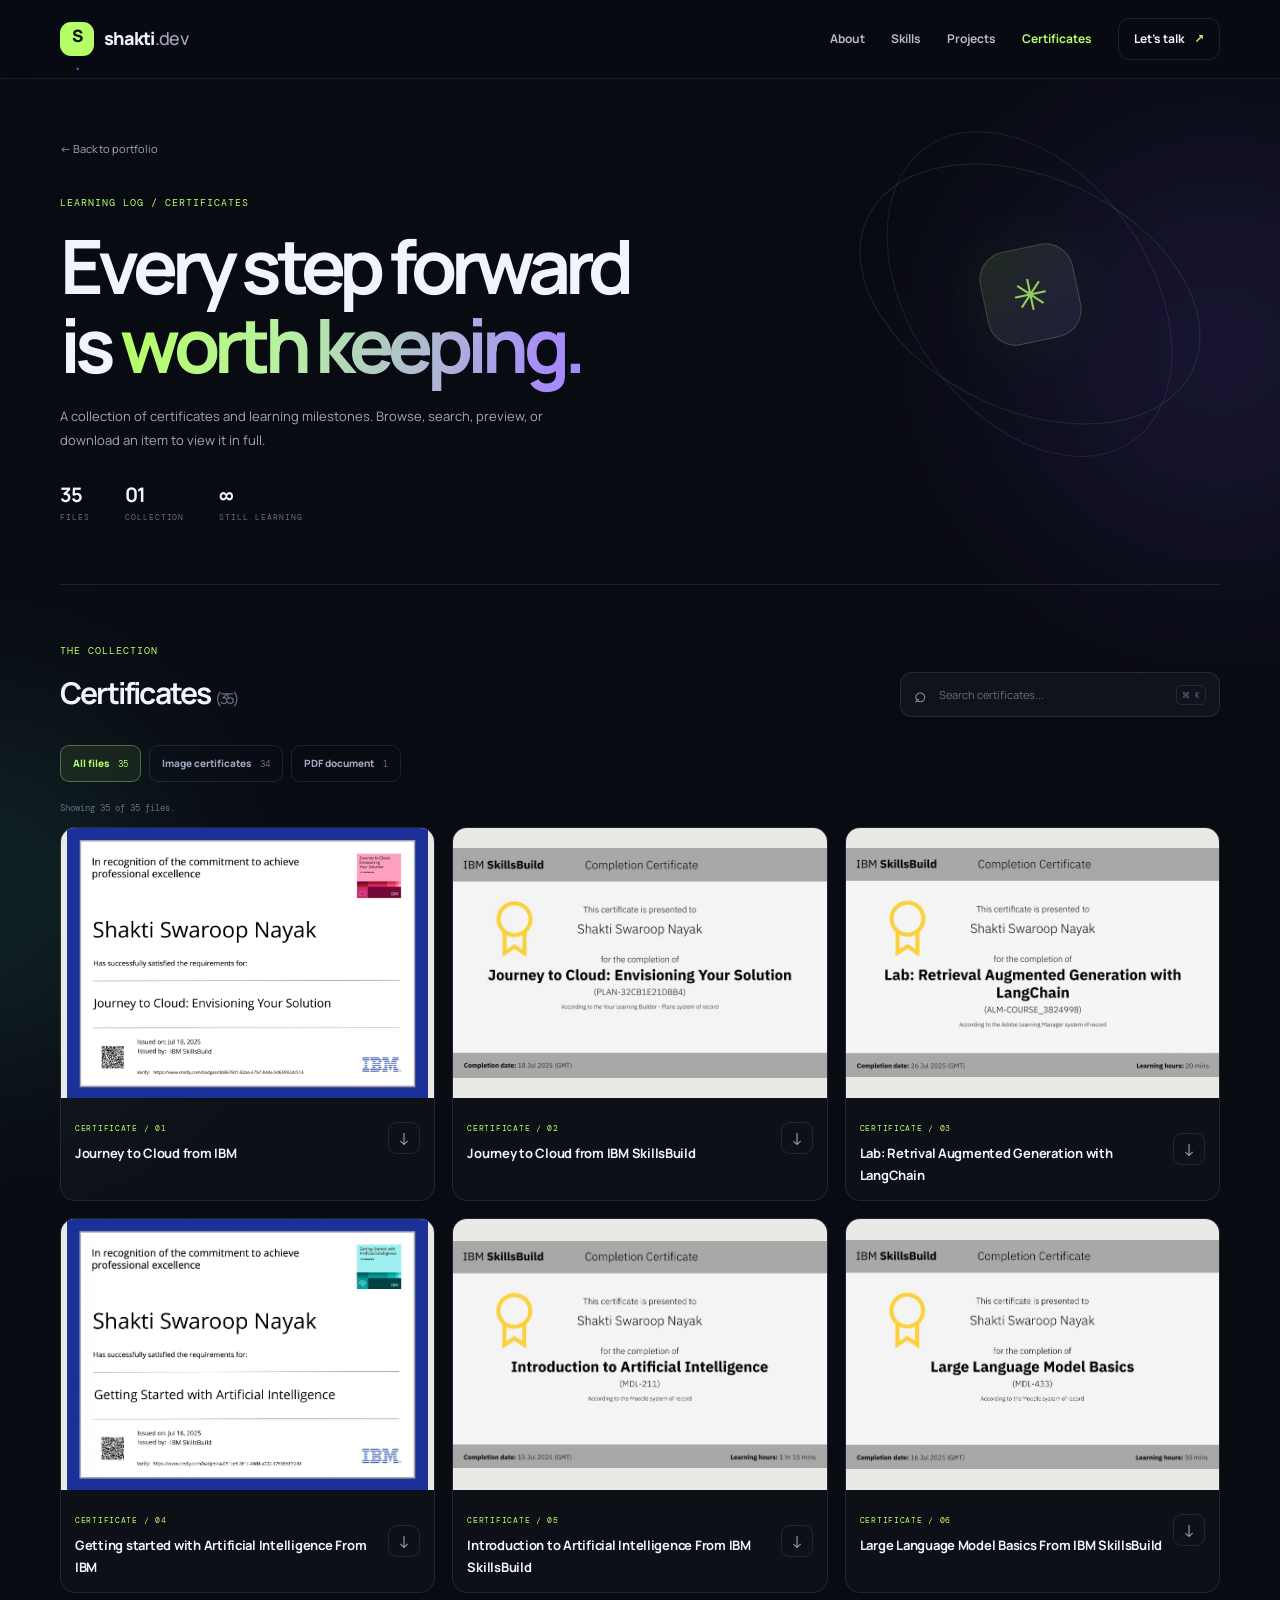
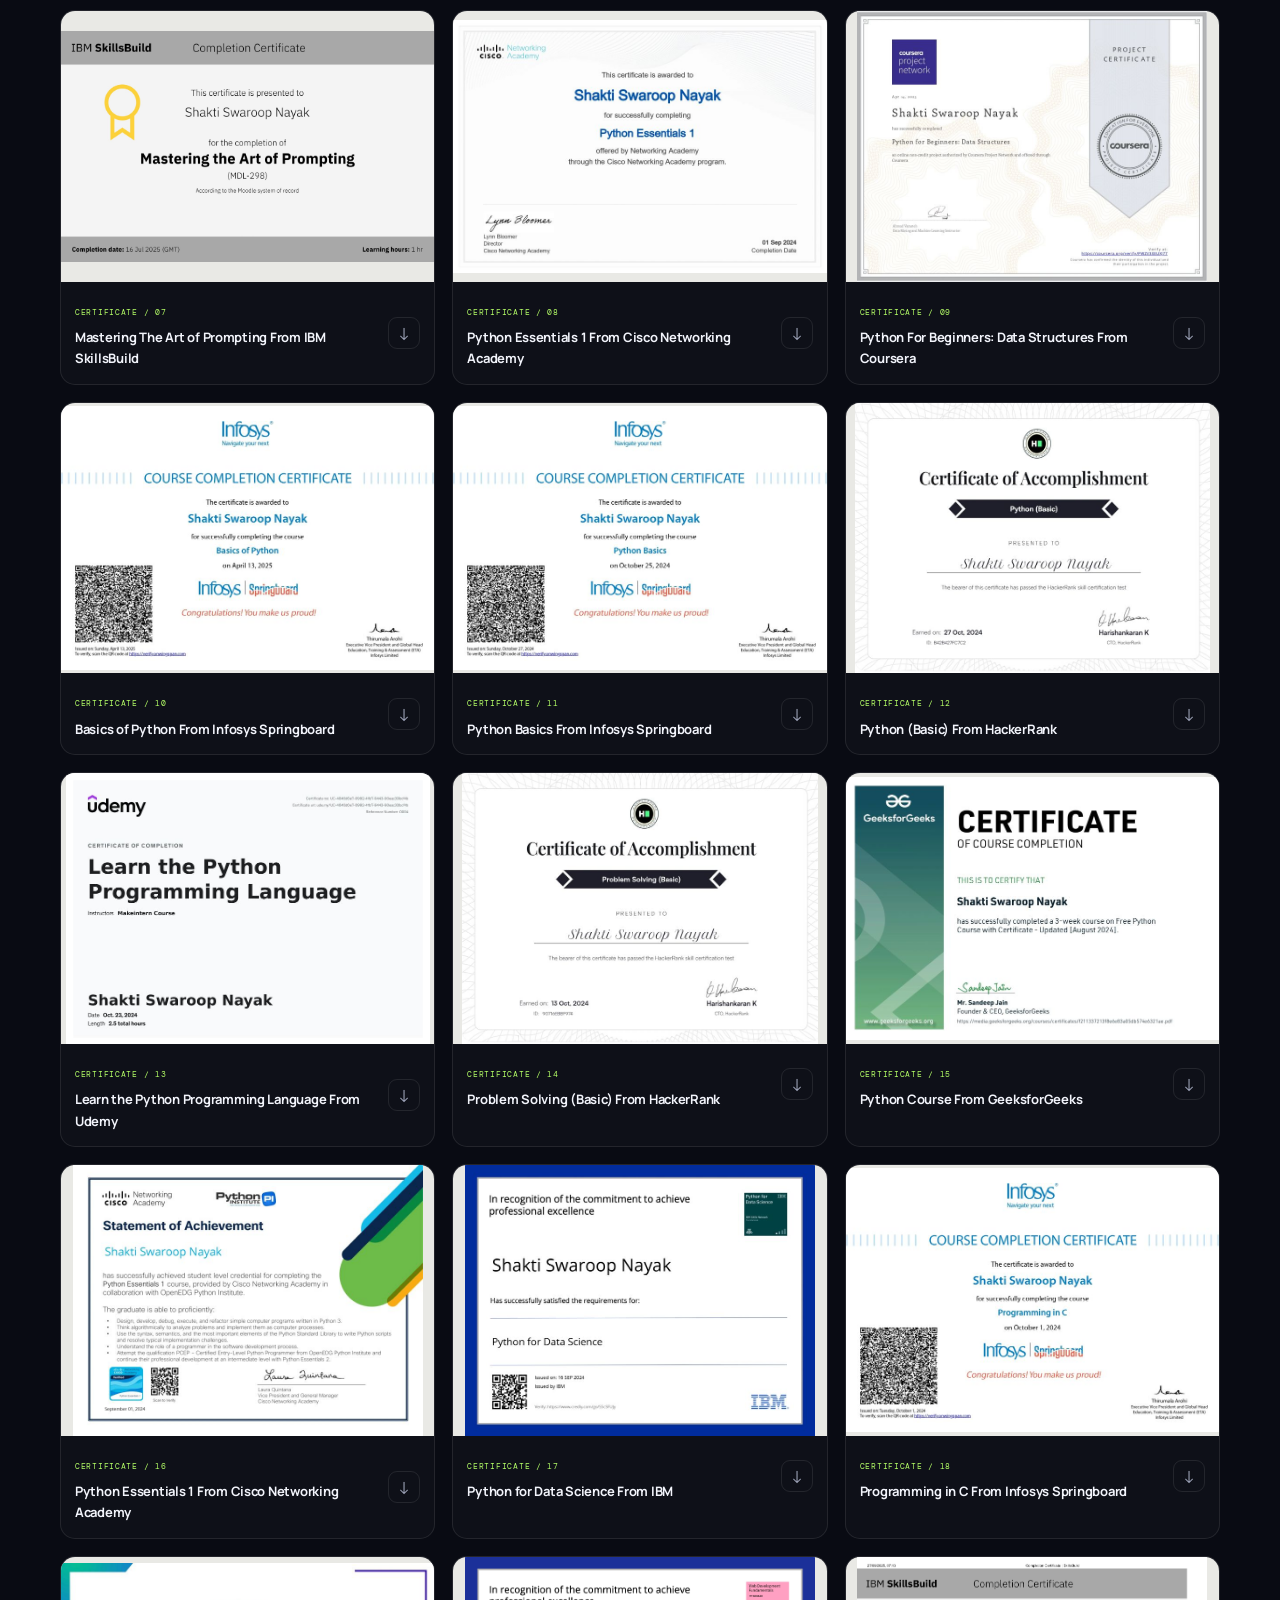
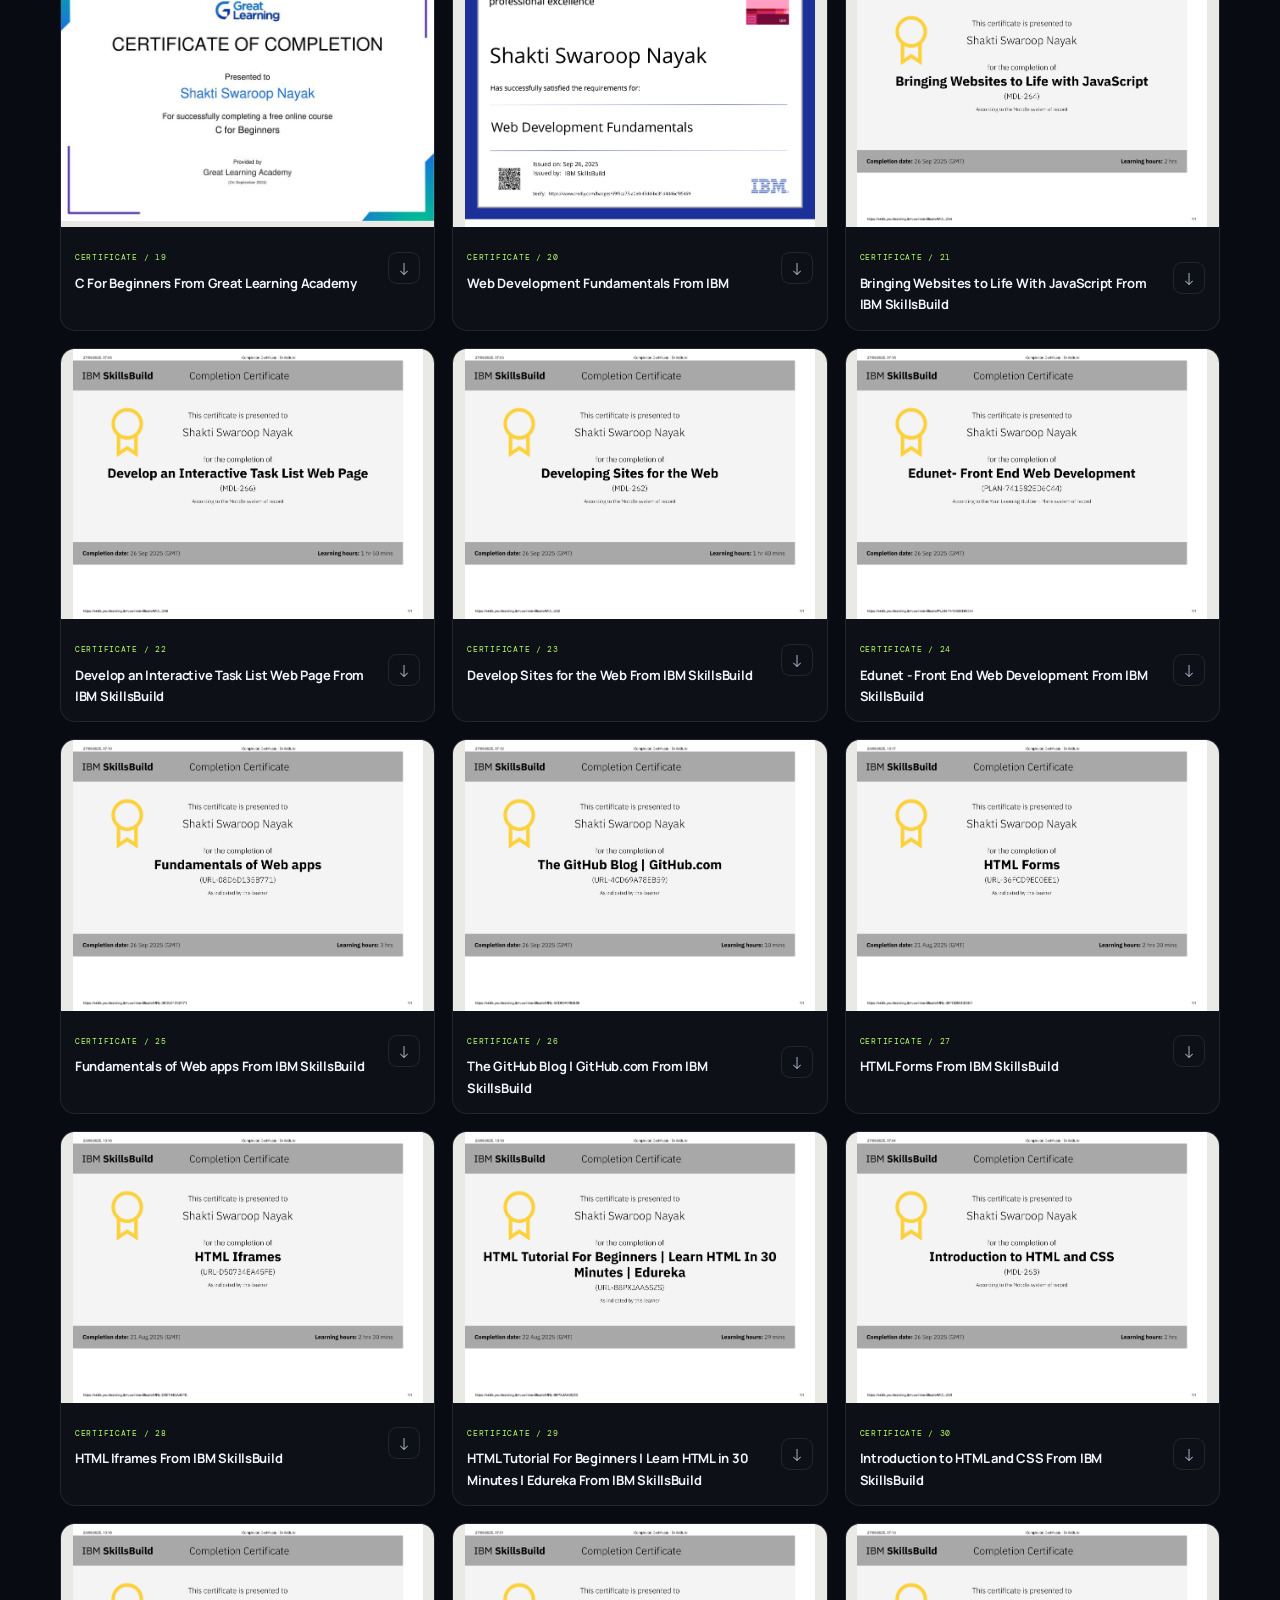
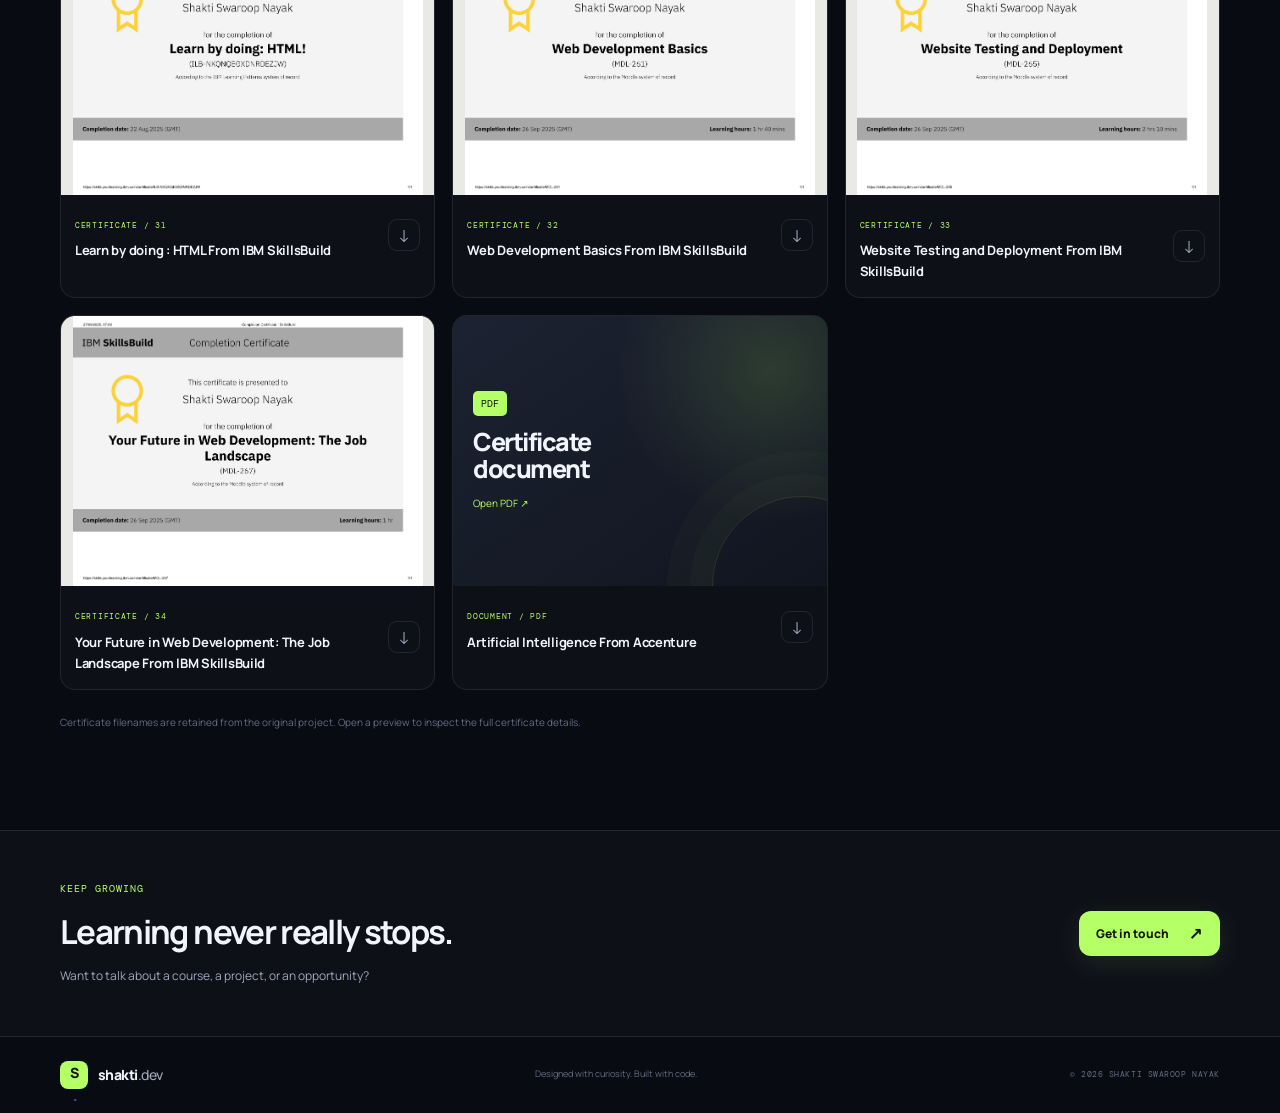
<file: certificates.html>
<!DOCTYPE html>
<html lang="en">
<head>
  <meta charset="UTF-8"><meta name="viewport" content="width=device-width, initial-scale=1.0"><meta name="theme-color" content="#090b13">
  <meta name="description" content="Browse the certificates and learning milestones of Shakti Swaroop Nayak.">
  <title>Certificates Gallery | Shakti Swaroop Nayak</title>
  <link rel="preconnect" href="https://fonts.googleapis.com"><link rel="preconnect" href="https://fonts.gstatic.com" crossorigin>
  <link href="https://fonts.googleapis.com/css2?family=DM+Mono:wght@400;500&family=Manrope:wght@400;500;600;700;800&display=swap" rel="stylesheet">
  <link rel="stylesheet" href="styles.css"><link rel="stylesheet" href="certificates.css">
</head>
<body>
  <div class="ambient ambient-one"></div><div class="ambient ambient-two"></div>
  <header class="site-header"><nav class="nav shell" aria-label="Main navigation">
    <a class="brand" href="index.html"><span class="brand-mark">S<span>.</span></span><span>shakti<span class="brand-muted">.dev</span></span></a>
    <button class="nav-toggle" aria-label="Open navigation" aria-expanded="false"><span></span><span></span></button>
    <div class="nav-links"><a href="index.html#about">About</a><a href="index.html#skills">Skills</a><a href="index.html#projects">Projects</a><a class="active" href="certificates.html">Certificates</a><a class="nav-contact" href="index.html#contact">Let's talk <span>↗</span></a></div>
  </nav></header>
  <main>
    <section class="gallery-hero shell">
      <a class="back-link" href="index.html">← Back to portfolio</a>
      <p class="section-index">LEARNING LOG / CERTIFICATES</p>
      <h1>Every step forward<br>is <span class="gradient-text">worth keeping.</span></h1>
      <p class="gallery-intro">A collection of certificates and learning milestones. Browse, search, preview, or download an item to view it in full.</p>
      <div class="gallery-stats"><div><strong>35</strong><span>FILES</span></div><div><strong>01</strong><span>COLLECTION</span></div><div><strong>∞</strong><span>STILL LEARNING</span></div></div>
      <div class="gallery-orbit" aria-hidden="true"><div class="orbit-ring ring-a"></div><div class="orbit-ring ring-b"></div><div class="orbit-center">✳</div></div>
    </section>
    <section class="gallery-section shell">
      <div class="gallery-toolbar">
        <div><p class="section-index">THE COLLECTION</p><h2>Certificates <span class="result-count" id="resultCount">(35)</span></h2></div>
        <label class="search-box"><span aria-hidden="true">⌕</span><input id="certificateSearch" type="search" placeholder="Search certificates..." aria-label="Search certificates"><kbd>⌘ K</kbd></label>
      </div>
      <div class="filter-row" role="group" aria-label="Filter certificates">
        <button class="filter-button active" type="button" data-filter="all">All files <span>35</span></button>
        <button class="filter-button" type="button" data-filter="image">Image certificates <span>34</span></button>
        <button class="filter-button" type="button" data-filter="pdf">PDF document <span>1</span></button>
      </div>
      <p class="results-message" id="resultsMessage" aria-live="polite">Showing all files in the collection.</p>
      <div class="gallery-grid" id="galleryGrid">
      <article class="certificate-card" data-kind="image" data-search="certificate 1 image jpg jpeg">
        <button class="certificate-preview" type="button" data-preview="1.jpeg" aria-label="Preview Certificate 1">
          <img src="1.jpeg" loading="lazy" alt="Certificate 1">
          <span class="preview-overlay"><span>View certificate ↗</span></span>
        </button>
        <div class="certificate-card-info"><div><span class="card-number">CERTIFICATE / 01</span><h2>Journey to Cloud from IBM</h2></div><a class="download-link" href="1.jpeg" download aria-label="Download Certificate 1">↓</a></div>
      </article>
      <article class="certificate-card" data-kind="image" data-search="certificate 2 image jpg jpeg">
        <button class="certificate-preview" type="button" data-preview="2.jpeg" aria-label="Preview Certificate 2">
          <img src="2.jpeg" loading="lazy" alt="Certificate 2">
          <span class="preview-overlay"><span>View certificate ↗</span></span>
        </button>
        <div class="certificate-card-info"><div><span class="card-number">CERTIFICATE / 02</span><h2>Journey to Cloud from IBM SkillsBuild</h2></div><a class="download-link" href="2.jpeg" download aria-label="Download Certificate 2">↓</a></div>
      </article>
      <article class="certificate-card" data-kind="image" data-search="certificate 3 image jpg jpeg">
        <button class="certificate-preview" type="button" data-preview="3.jpeg" aria-label="Preview Certificate 3">
          <img src="3.jpeg" loading="lazy" alt="Certificate 3">
          <span class="preview-overlay"><span>View certificate ↗</span></span>
        </button>
        <div class="certificate-card-info"><div><span class="card-number">CERTIFICATE / 03</span><h2>Lab: Retrival Augmented Generation with LangChain</h2></div><a class="download-link" href="3.jpeg" download aria-label="Download Certificate 3">↓</a></div>
      </article>
      <article class="certificate-card" data-kind="image" data-search="certificate 4 image jpg jpeg">
        <button class="certificate-preview" type="button" data-preview="4.jpeg" aria-label="Preview Certificate 4">
          <img src="4.jpeg" loading="lazy" alt="Certificate 4">
          <span class="preview-overlay"><span>View certificate ↗</span></span>
        </button>
        <div class="certificate-card-info"><div><span class="card-number">CERTIFICATE / 04</span><h2>Getting started with Artificial Intelligence From IBM</h2></div><a class="download-link" href="5.jpeg" download aria-label="Download Certificate 5">↓</a></div>
      </article>
      <article class="certificate-card" data-kind="image" data-search="certificate 5 image jpg jpeg">
        <button class="certificate-preview" type="button" data-preview="5.jpeg" aria-label="Preview Certificate 5">
          <img src="5.jpeg" loading="lazy" alt="Certificate 5">
          <span class="preview-overlay"><span>View certificate ↗</span></span>
        </button>
        <div class="certificate-card-info"><div><span class="card-number">CERTIFICATE / 05</span><h2>Introduction to Artificial Intelligence From IBM SkillsBuild</h2></div><a class="download-link" href="6.jpeg" download aria-label="Download Certificate 6">↓</a></div>
      </article>
      <article class="certificate-card" data-kind="image" data-search="certificate 6 image jpg jpeg">
        <button class="certificate-preview" type="button" data-preview="6.jpeg" aria-label="Preview Certificate 6">
          <img src="6.jpeg" loading="lazy" alt="Certificate 6">
          <span class="preview-overlay"><span>View certificate ↗</span></span>
        </button>
        <div class="certificate-card-info"><div><span class="card-number">CERTIFICATE / 06</span><h2>Large Language Model Basics From IBM SkillsBuild</h2></div><a class="download-link" href="7.jpeg" download aria-label="Download Certificate 7">↓</a></div>
      </article>
      <article class="certificate-card" data-kind="image" data-search="certificate 7 image jpg jpeg">
        <button class="certificate-preview" type="button" data-preview="7.jpeg" aria-label="Preview Certificate 7">
          <img src="7.jpeg" loading="lazy" alt="Certificate 7">
          <span class="preview-overlay"><span>View certificate ↗</span></span>
        </button>
        <div class="certificate-card-info"><div><span class="card-number">CERTIFICATE / 07</span><h2>Mastering The Art of Prompting From IBM SkillsBuild</h2></div><a class="download-link" href="8.jpeg" download aria-label="Download Certificate 8">↓</a></div>
      </article>
      <article class="certificate-card" data-kind="image" data-search="certificate 8 image jpg jpeg">
        <button class="certificate-preview" type="button" data-preview="8.jpeg" aria-label="Preview Certificate 8">
          <img src="8.jpeg" loading="lazy" alt="Certificate 8">
          <span class="preview-overlay"><span>View certificate ↗</span></span>
        </button>
        <div class="certificate-card-info"><div><span class="card-number">CERTIFICATE / 08</span><h2>Python Essentials 1 From Cisco Networking Academy</h2></div><a class="download-link" href="9.jpeg" download aria-label="Download Certificate 9">↓</a></div>
      </article>
      <article class="certificate-card" data-kind="image" data-search="certificate 9 image jpg jpeg">
        <button class="certificate-preview" type="button" data-preview="9.jpeg" aria-label="Preview Certificate 09">
          <img src="9.jpeg" loading="lazy" alt="Certificate 09">
          <span class="preview-overlay"><span>View certificate ↗</span></span>
        </button>
        <div class="certificate-card-info"><div><span class="card-number">CERTIFICATE / 09</span><h2>Python For Beginners: Data Structures From Coursera</h2></div><a class="download-link" href="10.jpeg" download aria-label="Download Certificate 10">↓</a></div>
      </article>
      <article class="certificate-card" data-kind="image" data-search="certificate 10 image jpg jpeg">
        <button class="certificate-preview" type="button" data-preview="10.jpeg" aria-label="Preview Certificate 10">
          <img src="10.jpeg" loading="lazy" alt="Certificate 10">
          <span class="preview-overlay"><span>View certificate ↗</span></span>
        </button>
        <div class="certificate-card-info"><div><span class="card-number">CERTIFICATE / 10</span><h2>Basics of Python From Infosys Springboard</h2></div><a class="download-link" href="11.jpeg" download aria-label="Download Certificate 11">↓</a></div>
      </article>
      <article class="certificate-card" data-kind="image" data-search="certificate 11 image jpg jpeg">
        <button class="certificate-preview" type="button" data-preview="11.jpeg" aria-label="Preview Certificate 11">
          <img src="11.jpeg" loading="lazy" alt="Certificate 11">
          <span class="preview-overlay"><span>View certificate ↗</span></span>
        </button>
        <div class="certificate-card-info"><div><span class="card-number">CERTIFICATE / 11</span><h2>Python Basics From Infosys Springboard</h2></div><a class="download-link" href="12.jpeg" download aria-label="Download Certificate 12">↓</a></div>
      </article>
      <article class="certificate-card" data-kind="image" data-search="certificate 12 image jpg jpeg">
        <button class="certificate-preview" type="button" data-preview="12.jpeg" aria-label="Preview Certificate 12">
          <img src="12.jpeg" loading="lazy" alt="Certificate 12">
          <span class="preview-overlay"><span>View certificate ↗</span></span>
        </button>
        <div class="certificate-card-info"><div><span class="card-number">CERTIFICATE / 12</span><h2>Python (Basic) From HackerRank</h2></div><a class="download-link" href="13.jpeg" download aria-label="Download Certificate 13">↓</a></div>
      </article>
      <article class="certificate-card" data-kind="image" data-search="certificate 13 image jpg jpeg">
        <button class="certificate-preview" type="button" data-preview="13.jpeg" aria-label="Preview Certificate 13">
          <img src="13.jpeg" loading="lazy" alt="Certificate 13">
          <span class="preview-overlay"><span>View certificate ↗</span></span>
        </button>
        <div class="certificate-card-info"><div><span class="card-number">CERTIFICATE / 13</span><h2>Learn the Python Programming Language From Udemy</h2></div><a class="download-link" href="14.jpeg" download aria-label="Download Certificate 14">↓</a></div>
      </article>
      <article class="certificate-card" data-kind="image" data-search="certificate 14 image jpg jpeg">
        <button class="certificate-preview" type="button" data-preview="14.jpeg" aria-label="Preview Certificate 14">
          <img src="14.jpeg" loading="lazy" alt="Certificate 14">
          <span class="preview-overlay"><span>View certificate ↗</span></span>
        </button>
        <div class="certificate-card-info"><div><span class="card-number">CERTIFICATE / 14</span><h2>Problem Solving (Basic) From HackerRank</h2></div><a class="download-link" href="15.jpeg" download aria-label="Download Certificate 15">↓</a></div>
      </article>
      <article class="certificate-card" data-kind="image" data-search="certificate 15 image jpg jpeg">
        <button class="certificate-preview" type="button" data-preview="15.jpeg" aria-label="Preview Certificate 15">
          <img src="15.jpeg" loading="lazy" alt="Certificate 15">
          <span class="preview-overlay"><span>View certificate ↗</span></span>
        </button>
        <div class="certificate-card-info"><div><span class="card-number">CERTIFICATE / 15</span><h2>Python Course From GeeksforGeeks</h2></div><a class="download-link" href="16.jpeg" download aria-label="Download Certificate 16">↓</a></div>
      </article>
      <article class="certificate-card" data-kind="image" data-search="certificate 16 image jpg jpeg">
        <button class="certificate-preview" type="button" data-preview="16.jpeg" aria-label="Preview Certificate 16">
          <img src="16.jpeg" loading="lazy" alt="Certificate 16">
          <span class="preview-overlay"><span>View certificate ↗</span></span>
        </button>
        <div class="certificate-card-info"><div><span class="card-number">CERTIFICATE / 16</span><h2>Python Essentials 1 From Cisco Networking Academy</h2></div><a class="download-link" href="17.jpeg" download aria-label="Download Certificate 17">↓</a></div>
      </article>
      <article class="certificate-card" data-kind="image" data-search="certificate 17 image jpg jpeg">
        <button class="certificate-preview" type="button" data-preview="17.jpeg" aria-label="Preview Certificate 17">
          <img src="17.jpeg" loading="lazy" alt="Certificate 17">
          <span class="preview-overlay"><span>View certificate ↗</span></span>
        </button>
        <div class="certificate-card-info"><div><span class="card-number">CERTIFICATE / 17</span><h2>Python for Data Science From IBM</h2></div><a class="download-link" href="18.jpeg" download aria-label="Download Certificate 18">↓</a></div>
      </article>
      <article class="certificate-card" data-kind="image" data-search="certificate 18 image jpg jpeg">
        <button class="certificate-preview" type="button" data-preview="18.jpeg" aria-label="Preview Certificate 18">
          <img src="18.jpeg" loading="lazy" alt="Certificate 18">
          <span class="preview-overlay"><span>View certificate ↗</span></span>
        </button>
        <div class="certificate-card-info"><div><span class="card-number">CERTIFICATE / 18</span><h2>Programming in C From Infosys Springboard</h2></div><a class="download-link" href="19.jpeg" download aria-label="Download Certificate 19">↓</a></div>
      </article>
      <article class="certificate-card" data-kind="image" data-search="certificate 19 image jpg jpeg">
        <button class="certificate-preview" type="button" data-preview="19.jpeg" aria-label="Preview Certificate 19">
          <img src="19.jpeg" loading="lazy" alt="Certificate 19">
          <span class="preview-overlay"><span>View certificate ↗</span></span>
        </button>
        <div class="certificate-card-info"><div><span class="card-number">CERTIFICATE / 19</span><h2>C For Beginners From Great Learning Academy</h2></div><a class="download-link" href="20.jpeg" download aria-label="Download Certificate 20">↓</a></div>
      </article>
      <article class="certificate-card" data-kind="image" data-search="certificate 20 image jpg jpeg">
        <button class="certificate-preview" type="button" data-preview="20.jpeg" aria-label="Preview Certificate 20">
          <img src="20.jpeg" loading="lazy" alt="Certificate 20">
          <span class="preview-overlay"><span>View certificate ↗</span></span>
        </button>
        <div class="certificate-card-info"><div><span class="card-number">CERTIFICATE / 20</span><h2>Web Development Fundamentals From IBM</h2></div><a class="download-link" href="21.jpeg" download aria-label="Download Certificate 21">↓</a></div>
      </article>
      <article class="certificate-card" data-kind="image" data-search="certificate 21 image jpg jpeg">
        <button class="certificate-preview" type="button" data-preview="21.jpeg" aria-label="Preview Certificate 21">
          <img src="21.jpeg" loading="lazy" alt="Certificate 21">
          <span class="preview-overlay"><span>View certificate ↗</span></span>
        </button>
        <div class="certificate-card-info"><div><span class="card-number">CERTIFICATE / 21</span><h2>Bringing Websites to Life With JavaScript From IBM SkillsBuild</h2></div><a class="download-link" href="22.jpeg" download aria-label="Download Certificate 22">↓</a></div>
      </article>
      <article class="certificate-card" data-kind="image" data-search="certificate 22 image jpg jpeg">
        <button class="certificate-preview" type="button" data-preview="22.jpeg" aria-label="Preview Certificate 22">
          <img src="22.jpeg" loading="lazy" alt="Certificate 22">
          <span class="preview-overlay"><span>View certificate ↗</span></span>
        </button>
        <div class="certificate-card-info"><div><span class="card-number">CERTIFICATE / 22</span><h2>Develop an Interactive Task List Web Page From IBM SkillsBuild</h2></div><a class="download-link" href="23.jpeg" download aria-label="Download Certificate 23">↓</a></div>
      </article>
      <article class="certificate-card" data-kind="image" data-search="certificate 23 image jpg jpeg">
        <button class="certificate-preview" type="button" data-preview="23.jpeg" aria-label="Preview Certificate 23">
          <img src="23.jpeg" loading="lazy" alt="Certificate 23">
          <span class="preview-overlay"><span>View certificate ↗</span></span>
        </button>
        <div class="certificate-card-info"><div><span class="card-number">CERTIFICATE / 23</span><h2>Develop Sites for the Web From IBM SkillsBuild</h2></div><a class="download-link" href="24.jpeg" download aria-label="Download Certificate 24">↓</a></div>
      </article>
      <article class="certificate-card" data-kind="image" data-search="certificate 24 image jpg jpeg">
        <button class="certificate-preview" type="button" data-preview="24.jpeg" aria-label="Preview Certificate 24">
          <img src="24.jpeg" loading="lazy" alt="Certificate 24">
          <span class="preview-overlay"><span>View certificate ↗</span></span>
        </button>
        <div class="certificate-card-info"><div><span class="card-number">CERTIFICATE / 24</span><h2>Edunet - Front End Web Development From IBM SkillsBuild</h2></div><a class="download-link" href="25.jpeg" download aria-label="Download Certificate 25">↓</a></div>
      </article>
      <article class="certificate-card" data-kind="image" data-search="certificate 25 image jpg jpeg">
        <button class="certificate-preview" type="button" data-preview="25.jpeg" aria-label="Preview Certificate 25">
          <img src="25.jpeg" loading="lazy" alt="Certificate 25">
          <span class="preview-overlay"><span>View certificate ↗</span></span>
        </button>
        <div class="certificate-card-info"><div><span class="card-number">CERTIFICATE / 25</span><h2>Fundamentals of Web apps From IBM SkillsBuild</h2></div><a class="download-link" href="26.jpeg" download aria-label="Download Certificate 26">↓</a></div>
      </article>
      <article class="certificate-card" data-kind="image" data-search="certificate 26 image jpg jpeg">
        <button class="certificate-preview" type="button" data-preview="26.jpeg" aria-label="Preview Certificate 26">
          <img src="26.jpeg" loading="lazy" alt="Certificate 26">
          <span class="preview-overlay"><span>View certificate ↗</span></span>
        </button>
        <div class="certificate-card-info"><div><span class="card-number">CERTIFICATE / 26</span><h2>The GitHub Blog | GitHub.com From IBM SkillsBuild</h2></div><a class="download-link" href="27.jpeg" download aria-label="Download Certificate 27">↓</a></div>
      </article>
      <article class="certificate-card" data-kind="image" data-search="certificate 27 image jpg jpeg">
        <button class="certificate-preview" type="button" data-preview="27.jpeg" aria-label="Preview Certificate 27">
          <img src="27.jpeg" loading="lazy" alt="Certificate 27">
          <span class="preview-overlay"><span>View certificate ↗</span></span>
        </button>
        <div class="certificate-card-info"><div><span class="card-number">CERTIFICATE / 27</span><h2>HTML Forms From IBM SkillsBuild</h2></div><a class="download-link" href="28.jpeg" download aria-label="Download Certificate 28">↓</a></div>
      </article>
      <article class="certificate-card" data-kind="image" data-search="certificate 28 image jpg jpeg">
        <button class="certificate-preview" type="button" data-preview="28.jpeg" aria-label="Preview Certificate 28">
          <img src="28.jpeg" loading="lazy" alt="Certificate 28">
          <span class="preview-overlay"><span>View certificate ↗</span></span>
        </button>
        <div class="certificate-card-info"><div><span class="card-number">CERTIFICATE / 28</span><h2>HTML Iframes From IBM SkillsBuild</h2></div><a class="download-link" href="29.jpeg" download aria-label="Download Certificate 29">↓</a></div>
      </article>
      <article class="certificate-card" data-kind="image" data-search="certificate 29 image jpg jpeg">
        <button class="certificate-preview" type="button" data-preview="29.jpeg" aria-label="Preview Certificate 29">
          <img src="29.jpeg" loading="lazy" alt="Certificate 29">
          <span class="preview-overlay"><span>View certificate ↗</span></span>
        </button>
        <div class="certificate-card-info"><div><span class="card-number">CERTIFICATE / 29</span><h2>HTML Tutorial For Beginners | Learn HTML in 30 Minutes | Edureka From IBM SkillsBuild</h2></div><a class="download-link" href="30.jpeg" download aria-label="Download Certificate 30">↓</a></div>
      </article>
      <article class="certificate-card" data-kind="image" data-search="certificate 30 image jpg jpeg">
        <button class="certificate-preview" type="button" data-preview="30.jpeg" aria-label="Preview Certificate 30">
          <img src="30.jpeg" loading="lazy" alt="Certificate 30">
          <span class="preview-overlay"><span>View certificate ↗</span></span>
        </button>
        <div class="certificate-card-info"><div><span class="card-number">CERTIFICATE / 30</span><h2>Introduction to HTML and CSS From IBM SkillsBuild</h2></div><a class="download-link" href="31.jpeg" download aria-label="Download Certificate 31">↓</a></div>
      </article>
      <article class="certificate-card" data-kind="image" data-search="certificate 31 image jpg jpeg">
        <button class="certificate-preview" type="button" data-preview="31.jpeg" aria-label="Preview Certificate 31">
          <img src="31.jpeg" loading="lazy" alt="Certificate 31">
          <span class="preview-overlay"><span>View certificate ↗</span></span>
        </button>
        <div class="certificate-card-info"><div><span class="card-number">CERTIFICATE / 31</span><h2>Learn by doing : HTML From IBM SkillsBuild</h2></div><a class="download-link" href="32.jpeg" download aria-label="Download Certificate 32">↓</a></div>
      </article>
      <article class="certificate-card" data-kind="image" data-search="certificate 32 image jpg jpeg">
        <button class="certificate-preview" type="button" data-preview="32.jpeg" aria-label="Preview Certificate 32">
          <img src="32.jpeg" loading="lazy" alt="Certificate 32">
          <span class="preview-overlay"><span>View certificate ↗</span></span>
        </button>
        <div class="certificate-card-info"><div><span class="card-number">CERTIFICATE / 32</span><h2>Web Development Basics From IBM SkillsBuild</h2></div><a class="download-link" href="33.jpeg" download aria-label="Download Certificate 33">↓</a></div>
      </article>
      <article class="certificate-card" data-kind="image" data-search="certificate 33 image jpg jpeg">
        <button class="certificate-preview" type="button" data-preview="33.jpeg" aria-label="Preview Certificate 33">
          <img src="33.jpeg" loading="lazy" alt="Certificate 33">
          <span class="preview-overlay"><span>View certificate ↗</span></span>
        </button>
        <div class="certificate-card-info"><div><span class="card-number">CERTIFICATE / 33</span><h2>Website Testing and Deployment From IBM SkillsBuild</h2></div><a class="download-link" href="34.jpeg" download aria-label="Download Certificate 34">↓</a></div>
      </article>
      <article class="certificate-card" data-kind="image" data-search="certificate 34 image jpg jpeg">
        <button class="certificate-preview" type="button" data-preview="34.jpeg" aria-label="Preview Certificate 34">
          <img src="34.jpeg" loading="lazy" alt="Certificate 34">
          <span class="preview-overlay"><span>View certificate ↗</span></span>
        </button>
        <div class="certificate-card-info"><div><span class="card-number">CERTIFICATE / 34</span><h2>Your Future in Web Development: The Job Landscape From IBM SkillsBuild</h2></div><a class="download-link" href="35.jpeg" download aria-label="Download Certificate 35">↓</a></div>
      </article>
      <article class="certificate-card pdf-card" data-kind="pdf" data-search="certificate pdf document course completion">
        <a class="pdf-preview" href="Accenture.pdf" target="_blank" rel="noopener" aria-label="Open PDF certificate"><span class="pdf-icon">PDF</span><span class="pdf-large-title">Certificate<br>document</span><span class="pdf-open">Open PDF ↗</span></a>
        <div class="certificate-card-info"><div><span class="card-number">DOCUMENT / PDF</span><h2>Artificial Intelligence From Accenture</h2></div><a class="download-link" href="Accenture.pdf" download aria-label="Download PDF certificate">↓</a></div>
      </article>
      </div>
      <div class="empty-state" id="emptyState" hidden><span>⌕</span><h3>No matches found</h3><p>Try another search term or choose a different filter.</p><button class="button button-quiet" id="resetFilters" type="button">Reset filters</button></div>
      <p class="gallery-note">Certificate filenames are retained from the original project. Open a preview to inspect the full certificate details.</p>
    </section>
    <section class="gallery-contact"><div class="shell gallery-contact-inner"><div><p class="section-index">KEEP GROWING</p><h2>Learning never really stops.</h2><p>Want to talk about a course, a project, or an opportunity?</p></div><a class="button button-primary" href="index.html#contact">Get in touch <span>↗</span></a></div></section>
  </main>
  <footer class="site-footer shell"><a class="brand" href="index.html"><span class="brand-mark">S<span>.</span></span><span>shakti<span class="brand-muted">.dev</span></span></a><p>Designed with curiosity. Built with code.</p><span class="mono">© <span id="year">2026</span> SHAKTI SWAROOP NAYAK</span></footer>
  <div class="lightbox" id="lightbox" aria-hidden="true" role="dialog" aria-modal="true" aria-label="Certificate preview">
    <div class="lightbox-panel"><div class="lightbox-toolbar"><span id="lightboxTitle">Certificate preview</span><div><a id="lightboxDownload" href="#" download>Download ↓</a><button type="button" id="lightboxClose" aria-label="Close preview">×</button></div></div><div class="lightbox-content" id="lightboxContent"></div><p class="lightbox-hint">Press Esc or click outside the preview to close</p></div>
  </div>
  <script src="script.js"></script><script src="certificates.js"></script>
</body>
</html>
</file>
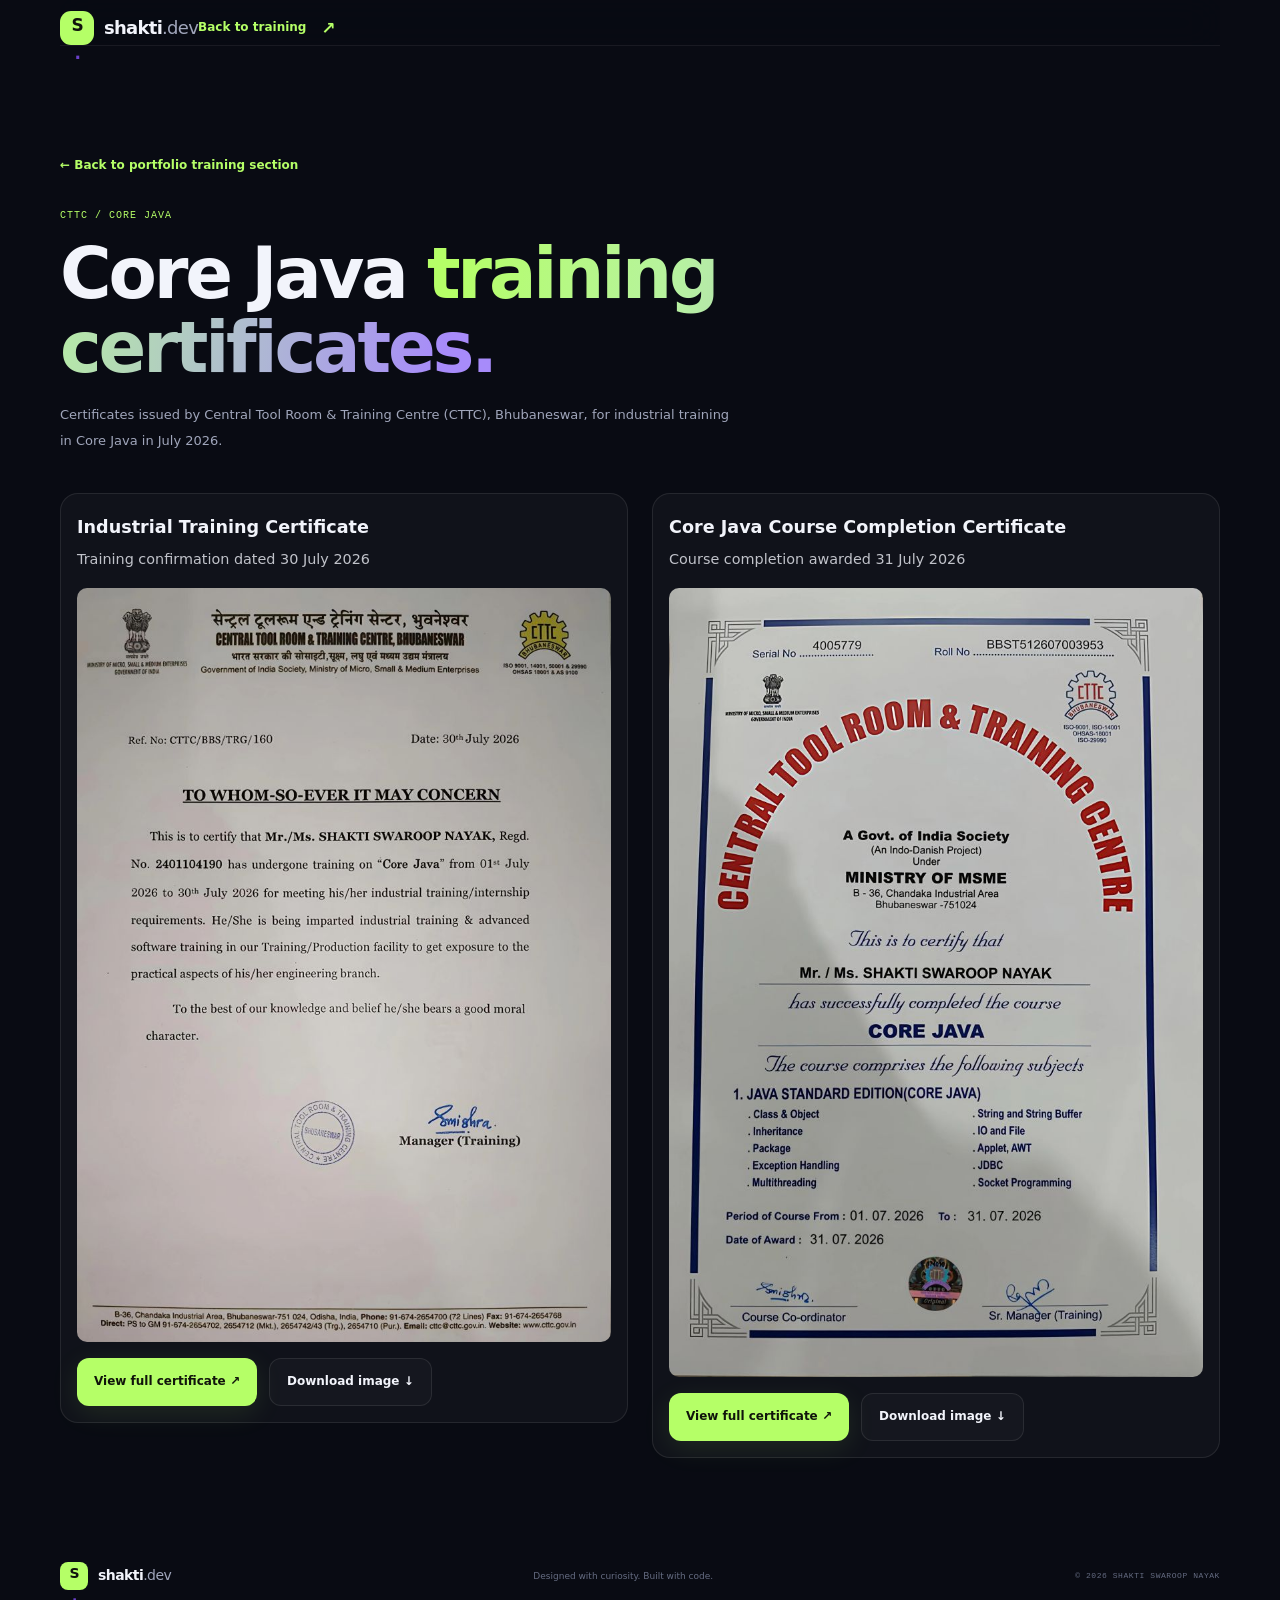
<file: cttc-certificates.html>
<!doctype html>
<html lang="en">
<head>
  <meta charset="utf-8">
  <meta name="viewport" content="width=device-width, initial-scale=1">
  <meta name="theme-color" content="#0b0d12">
  <title>CTTC Core Java Training Certificates | Shakti Swaroop Nayak</title>
  <link rel="stylesheet" href="styles.css">
  <style>
    .cttc-page{padding-top:clamp(3rem,8vw,6rem);padding-bottom:5rem;}
    .cttc-intro{max-width:760px;margin-bottom:2.5rem;}
    .cttc-intro h1{font-size:clamp(2.2rem,6vw,4.4rem);line-height:1.05;letter-spacing:-.045em;margin:.7rem 0 1rem;}
    .cttc-intro p{max-width:680px;}
    .cttc-grid{display:grid;grid-template-columns:repeat(2,minmax(0,1fr));gap:1.5rem;align-items:start;}
    .cttc-item{min-width:0;padding:1rem;border:1px solid var(--line,rgba(255,255,255,.12));border-radius:18px;background:var(--surface,rgba(255,255,255,.03));}
    .cttc-item h2{font-size:1.1rem;margin:.2rem 0 .35rem;}
    .cttc-item p{font-size:.9rem;opacity:.78;margin:0 0 1rem;}
    .cttc-item img{display:block;width:100%;height:auto;border-radius:10px;background:#eee;}
    .cttc-actions{display:flex;gap:.75rem;flex-wrap:wrap;margin-top:1rem;}
    .cttc-back{display:inline-block;margin-bottom:2rem;text-decoration:none;}
    @media(max-width:700px){.cttc-grid{grid-template-columns:1fr}.cttc-item{padding:.75rem}}
  </style>
</head>
<body>
  <header class="site-header shell"><a class="brand" href="index.html"><span class="brand-mark">S<span>.</span></span><span>shakti<span class="brand-muted">.dev</span></span></a><a class="text-link" href="index.html#training">Back to training <span>↗</span></a></header>
  <main class="section shell cttc-page">
    <a class="cttc-back text-link" href="index.html#training">← Back to portfolio training section</a>
    <div class="cttc-intro"><p class="section-index">CTTC / CORE JAVA</p><h1>Core Java <span class="gradient-text">training certificates.</span></h1><p class="body-copy">Certificates issued by Central Tool Room &amp; Training Centre (CTTC), Bhubaneswar, for industrial training in Core Java in July 2026.</p></div>
    <div class="cttc-grid">
      <article class="cttc-item"><h2>Industrial Training Certificate</h2><p>Training confirmation dated 30 July 2026</p><a href="cttc-training-certificate.jpg" target="_blank" rel="noopener"><img src="cttc-training-certificate.jpg" alt="CTTC Bhubaneswar certificate confirming Core Java industrial training from 1 July to 30 July 2026"></a><div class="cttc-actions"><a class="button button-primary" href="cttc-training-certificate.jpg" target="_blank" rel="noopener">View full certificate ↗</a><a class="button button-quiet" href="cttc-training-certificate.jpg" download>Download image ↓</a></div></article>
      <article class="cttc-item"><h2>Core Java Course Completion Certificate</h2><p>Course completion awarded 31 July 2026</p><a href="cttc-core-java-completion.jpg" target="_blank" rel="noopener"><img src="cttc-core-java-completion.jpg" alt="CTTC certificate for successful completion of the Core Java course"></a><div class="cttc-actions"><a class="button button-primary" href="cttc-core-java-completion.jpg" target="_blank" rel="noopener">View full certificate ↗</a><a class="button button-quiet" href="cttc-core-java-completion.jpg" download>Download image ↓</a></div></article>
    </div>
  </main>
  <footer class="site-footer shell"><a class="brand" href="index.html"><span class="brand-mark">S<span>.</span></span><span>shakti<span class="brand-muted">.dev</span></span></a><p>Designed with curiosity. Built with code.</p><span class="mono">© 2026 SHAKTI SWAROOP NAYAK</span></footer>
</body>
</html>
</file>
<file: styles.css>
:root{--bg:#090b13;--bg-soft:#0e111c;--panel:#121624;--panel-2:#151a2a;--text:#f2f4fb;--muted:#a0a6bb;--faint:#656c82;--line:rgba(255,255,255,.09);--accent:#b5ff67;--purple:#a78bfa;--cyan:#75e6dc;--radius:22px;--max:1160px;--ease:cubic-bezier(.2,.75,.25,1);color-scheme:dark}
*{box-sizing:border-box}html{scroll-behavior:smooth;scroll-padding-top:95px}body{margin:0;background:var(--bg);color:var(--text);font-family:Manrope,Inter,system-ui,-apple-system,"Segoe UI",sans-serif;line-height:1.65;overflow-x:hidden;-webkit-font-smoothing:antialiased}a{color:inherit;text-decoration:none}button{font:inherit}.shell{width:min(var(--max),calc(100% - 56px));margin-inline:auto}.ambient{position:absolute;pointer-events:none;z-index:-1;filter:blur(100px);opacity:.13;border-radius:50%}.ambient-one{width:420px;height:420px;top:140px;right:-150px;background:#7859f5}.ambient-two{width:340px;height:340px;top:720px;left:-190px;background:#4bd9b2}.site-header{position:sticky;top:0;z-index:50;background:rgba(9,11,19,.76);backdrop-filter:blur(18px);border-bottom:1px solid rgba(255,255,255,.065)}.nav{height:78px;display:flex;align-items:center;justify-content:space-between;gap:24px}.brand{display:inline-flex;align-items:center;gap:10px;font-weight:800;letter-spacing:-.04em;font-size:18px}.brand-mark{display:grid;place-items:center;width:34px;height:34px;border-radius:11px;background:var(--accent);color:#10130d;font-size:17px;letter-spacing:-.08em}.brand-mark span{color:#6a40c9}.brand-muted{color:var(--muted);font-weight:500}.nav-links{display:flex;align-items:center;gap:26px}.nav-links>a{font-size:12px;font-weight:700;color:#b5bacb;transition:color .2s}.nav-links>a:hover,.nav-links>a.active{color:var(--accent)}.external-arrow{color:var(--accent)}.nav-links .nav-contact{padding:10px 15px;border:1px solid var(--line);border-radius:11px;color:var(--text)}.nav-contact span{color:var(--accent);padding-left:8px}.nav-toggle{display:none;background:none;border:1px solid var(--line);border-radius:10px;width:42px;height:40px;color:white;cursor:pointer}.nav-toggle span{display:block;width:17px;height:1px;background:white;margin:5px auto}.hero{min-height:calc(100vh - 78px);position:relative;display:grid;grid-template-columns:1.08fr .92fr;align-items:center;gap:54px;padding-top:70px;padding-bottom:104px}.hero-copy{position:relative;z-index:2}.eyebrow,.hero-kicker,.section-index,.mono,.card-label,.experience-meta,.project-type,.project-id,.project-art-caption{font-family:"DM Mono",monospace;letter-spacing:.1em}.eyebrow{display:inline-flex;align-items:center;gap:10px;border:1px solid var(--line);background:rgba(255,255,255,.025);padding:9px 13px;border-radius:100px;font-size:9px;color:#c5c9d6}.status-dot,.label-dot,.tag-pulse{width:7px;height:7px;border-radius:50%;background:var(--accent);box-shadow:0 0 14px rgba(181,255,103,.5);display:inline-block;flex-shrink:0}.hero-kicker{margin:32px 0 13px;color:var(--accent);font-size:10px}.hero h1{font-size:clamp(45px,6.2vw,78px);letter-spacing:-.075em;line-height:1.06;margin:0;font-weight:800}.gradient-text{background:linear-gradient(100deg,var(--accent) 4%,#b7f2a0 35%,var(--purple) 92%);-webkit-background-clip:text;background-clip:text;color:transparent}.hero-description{max-width:525px;color:var(--muted);font-size:14px;line-height:1.9;margin:23px 0 26px}.hero-description strong{color:#eef0f8}.hero-actions{display:flex;flex-wrap:wrap;gap:12px}.button{display:inline-flex;align-items:center;justify-content:center;gap:20px;padding:13px 17px;border-radius:12px;font-size:12px;font-weight:800;transition:transform .25s var(--ease),background .25s,border-color .25s}.button:hover{transform:translateY(-3px)}.button span{font-size:17px;line-height:1}.button-primary{background:var(--accent);color:#10140b;box-shadow:0 7px 28px rgba(181,255,103,.1)}.button-primary:hover{background:#c8ff91}.button-quiet{border:1px solid var(--line);background:rgba(255,255,255,.025);color:var(--text)}.button-quiet:hover{border-color:rgba(181,255,103,.4)}.hero-socials{display:flex;align-items:center;gap:13px;margin-top:36px;font-family:"DM Mono",monospace;font-size:10px;color:var(--muted)}.hero-socials a:hover{color:var(--accent)}.hero-socials>span{width:3px;height:3px;border-radius:50%;background:var(--faint)}.hero-visual{min-height:475px;display:grid;place-items:center;position:relative}.visual-orbit{position:absolute;border:1px solid rgba(181,255,103,.13);border-radius:50%;transform:rotate(-25deg)}.orbit-one{width:440px;height:310px}.orbit-two{width:360px;height:470px;transform:rotate(45deg);border-color:rgba(167,139,250,.15)}.visual-card{width:min(100%,365px);position:relative;z-index:2;background:linear-gradient(145deg,rgba(25,30,47,.98),rgba(13,16,27,.98));border:1px solid rgba(255,255,255,.12);border-radius:25px;padding:20px;box-shadow:0 35px 100px rgba(0,0,0,.4);transform:rotate(2deg);transition:transform .5s var(--ease)}.visual-card:hover{transform:rotate(0deg) translateY(-5px)}.visual-top{display:flex;align-items:center;justify-content:space-between;color:var(--faint);font-size:9px}.window-dots{display:flex;gap:5px}.window-dots i{width:6px;height:6px;border-radius:50%;background:#62697d}.window-dots i:first-child{background:#ff7f87}.window-dots i:nth-child(2){background:#ffd36b}.window-dots i:nth-child(3){background:var(--accent)}.profile-image-wrap{height:238px;margin:19px 0 18px;border-radius:16px;overflow:hidden;background:radial-gradient(ellipse at 50% 35%,rgba(181,255,103,.2),transparent 50%),linear-gradient(140deg,#252d40,#171b2b);position:relative;display:grid;place-items:center}.profile-image-wrap img{width:100%;height:100%;object-fit:cover;object-position:center 35%;position:relative;z-index:1}.fallback-initials{font-size:70px;font-weight:800;letter-spacing:-.08em;color:var(--accent)}.visual-name{display:flex;align-items:center;justify-content:space-between;gap:12px}.visual-name h2{font-size:16px;letter-spacing:-.04em;margin:0 0 3px}.visual-name p{font-size:10px;color:var(--muted);margin:0}.verified-mark{display:grid;place-items:center;width:30px;height:30px;border-radius:50%;background:rgba(181,255,103,.12);color:var(--accent);font-size:17px}.visual-divider{height:1px;background:var(--line);margin:18px 0}.visual-stats{display:grid;grid-template-columns:repeat(3,1fr);gap:12px}.visual-stats div{display:flex;flex-direction:column;gap:3px}.visual-stats .mono{font-size:9px;color:var(--accent)}.visual-stats strong{font-size:10px}.code-chip{display:flex;align-items:center;gap:10px;margin-top:18px;padding:10px 12px;background:rgba(0,0,0,.2);border:1px solid var(--line);border-radius:10px;color:#c8cbd8;font-family:"DM Mono",monospace;font-size:10px}.code-bracket{color:var(--accent);font-size:17px}.cursor{color:var(--accent);animation:blink 1s steps(2,start) infinite}.floating-tag{position:absolute;z-index:3;display:flex;align-items:center;gap:9px;padding:12px 14px;border-radius:13px;background:#1b2030;border:1px solid rgba(255,255,255,.12);box-shadow:0 15px 45px rgba(0,0,0,.3);font-size:10px;font-weight:800;animation:float 5s ease-in-out infinite}.tag-top{top:55px;right:-4px}.tag-bottom{bottom:54px;left:-6px;animation-delay:-2s}.tag-icon{color:var(--accent);font-size:18px}.scroll-cue{position:absolute;bottom:28px;left:0;display:flex;align-items:center;gap:12px;color:var(--faint);font:9px "DM Mono",monospace;letter-spacing:.12em}.scroll-line{height:1px;width:36px;background:var(--accent)}.section{padding-top:110px;padding-bottom:110px}.section-tinted{background:linear-gradient(180deg,rgba(255,255,255,.018),rgba(255,255,255,.01));border-top:1px solid rgba(255,255,255,.035);border-bottom:1px solid rgba(255,255,255,.035)}.section-heading{margin-bottom:40px}.section-index{font-size:10px;color:var(--accent);margin:0 0 14px}.section-heading h2,.certificate-teaser h2,.contact-inner h2{font-size:clamp(34px,4.4vw,52px);letter-spacing:-.065em;line-height:1.15;margin:0;font-weight:800}.section-subtitle{font-size:13px;color:var(--muted);margin:15px 0 0}.about-layout{display:grid;grid-template-columns:1fr .8fr;gap:75px;align-items:start}.large-copy{font-size:clamp(20px,2.2vw,27px);line-height:1.55;letter-spacing:-.04em;font-weight:600;margin:0 0 22px;max-width:650px}.text-accent{color:var(--accent)}.body-copy{color:var(--muted);font-size:13px;line-height:1.95}.about-main .body-copy{max-width:650px}.text-link{display:inline-flex;align-items:center;gap:15px;font-size:12px;font-weight:800;color:var(--accent);margin-top:14px}.text-link span{font-size:17px;transition:transform .2s}.text-link:hover span{transform:translate(3px,-3px)}.education-card{padding:25px 24px 7px;border:1px solid var(--line);background:rgba(255,255,255,.025);border-radius:19px}.card-label{display:flex;align-items:center;gap:9px;font-size:9px;color:#d3d7e5;margin-bottom:25px}.education-item{display:grid;grid-template-columns:12px 1fr;gap:13px;position:relative;padding-bottom:26px}.education-item:not(:last-child):before{content:"";position:absolute;left:4px;top:12px;bottom:0;width:1px;background:rgba(181,255,103,.22)}.timeline-point{width:9px;height:9px;border:2px solid var(--accent);background:var(--bg);border-radius:50%;margin-top:4px;z-index:1}.education-item .mono{font-size:9px;color:var(--accent);margin:0 0 5px}.education-item h3{font-size:13px;letter-spacing:-.02em;margin:0 0 4px}.education-item p:not(.mono){font-size:11px;color:var(--muted);margin:0 0 8px}.grade-pill{display:inline-block;padding:4px 8px;border:1px solid rgba(181,255,103,.2);border-radius:6px;color:var(--accent);font:9px "DM Mono",monospace}.skills-layout{display:grid;grid-template-columns:.72fr 1.28fr;gap:70px}.skill-feature{padding:28px;border-radius:20px;background:linear-gradient(140deg,rgba(181,255,103,.1),rgba(167,139,250,.07));border:1px solid rgba(181,255,103,.14);position:relative;overflow:hidden}.skill-feature:after{content:"";position:absolute;width:210px;height:210px;right:-120px;bottom:-125px;border:1px solid rgba(181,255,103,.2);border-radius:50%;box-shadow:0 0 0 22px rgba(181,255,103,.025),0 0 0 45px rgba(181,255,103,.02)}.feature-symbol{font-size:27px;color:var(--accent)}.skill-feature .mono{font-size:9px;color:var(--muted);margin:24px 0 9px}.skill-feature h3{font-size:37px;letter-spacing:-.06em;line-height:1.12;margin:0}.skill-feature>p:last-of-type{max-width:260px;color:var(--muted);font-size:12px;line-height:1.8;margin-top:20px}.skill-groups{display:flex;flex-direction:column;gap:0}.skill-group{padding:19px 0 22px;border-bottom:1px solid var(--line)}.skill-group:first-child{padding-top:0}.skill-group-title{font-size:12px;font-weight:800;margin-bottom:15px}.skill-group-title span{font:10px "DM Mono",monospace;color:var(--accent);margin-right:14px}.skill-pills,.tag-row{display:flex;flex-wrap:wrap;gap:8px}.skill-pills span,.tag-row span{font-size:10px;color:#c8ccda;background:rgba(255,255,255,.045);border:1px solid var(--line);border-radius:8px;padding:7px 10px;transition:background .2s,border-color .2s}.skill-pills span:hover{background:rgba(181,255,103,.08);border-color:rgba(181,255,103,.3)}.experience-list{display:flex;flex-direction:column;gap:14px}.experience-card{display:grid;grid-template-columns:58px 1fr 24px;gap:20px;padding:28px 30px;border:1px solid var(--line);border-radius:18px;background:rgba(255,255,255,.02);transition:transform .3s var(--ease),border-color .3s}.experience-card:hover{transform:translateY(-3px);border-color:rgba(181,255,103,.27)}.experience-number{font:12px "DM Mono",monospace;color:var(--accent);padding-top:4px}.experience-meta{display:flex;gap:9px;flex-wrap:wrap;font-size:9px;color:var(--muted)}.experience-meta span+span{border-left:1px solid var(--line);padding-left:9px;color:var(--accent)}.experience-content h3{font-size:18px;letter-spacing:-.04em;margin:12px 0 3px}.experience-content>p:not(.body-copy){font-size:11px;color:#d2d5e0;margin:0}.experience-content .body-copy{max-width:720px;margin:13px 0 14px}.experience-arrow{color:var(--faint);font-size:19px}.tag-row span{padding:5px 9px;font:9px "DM Mono",monospace}.section-heading-row{display:flex;justify-content:space-between;align-items:end}.work-count{font-size:9px;color:var(--muted);padding-bottom:8px}.project-feature{display:grid;grid-template-columns:.9fr 1.1fr;min-height:355px;border:1px solid var(--line);border-radius:22px;overflow:hidden;background:rgba(255,255,255,.02)}.project-art{position:relative;overflow:hidden;min-height:320px;background:radial-gradient(ellipse at 52% 48%,rgba(181,255,103,.12),transparent 40%),linear-gradient(145deg,#171e2c,#10131e);display:grid;place-items:center}.grid-glow{position:absolute;inset:0;background-image:linear-gradient(rgba(255,255,255,.045) 1px,transparent 1px),linear-gradient(90deg,rgba(255,255,255,.045) 1px,transparent 1px);background-size:31px 31px;mask-image:linear-gradient(to bottom,transparent,black 25%,black 75%,transparent)}.waveform{position:relative;display:flex;align-items:center;gap:5px;height:130px;transform:rotate(-9deg)}.waveform span{display:block;width:5px;height:var(--h,40px);border-radius:4px;background:linear-gradient(180deg,var(--accent),#7b80c6);opacity:.85;box-shadow:0 0 18px rgba(181,255,103,.15)}.waveform span:nth-child(3n){height:85px}.waveform span:nth-child(4n){height:110px}.waveform span:nth-child(5n){height:54px}.waveform span:nth-child(2n){height:28px}.waveform span:nth-child(7n){height:122px}.project-art-caption{position:absolute;bottom:20px;left:22px;color:var(--muted);font-size:8px}.project-art-badge{position:absolute;top:21px;right:22px;width:42px;height:42px;border:1px solid rgba(181,255,103,.3);border-radius:14px;display:grid;place-items:center;color:var(--accent);font-size:25px;background:rgba(181,255,103,.07)}.project-details{padding:36px;display:flex;flex-direction:column;align-items:flex-start}.project-topline{display:flex;align-items:center;justify-content:space-between;width:100%;gap:10px}.project-type{font-size:9px;color:var(--accent)}.project-id{font-size:9px;color:var(--faint)}.project-details h3{font-size:clamp(21px,2.5vw,30px);line-height:1.25;letter-spacing:-.06em;margin:22px 0 8px}.project-details>p{font-size:12px;color:var(--muted);line-height:1.9;margin:0 0 17px}.project-bottom{margin-top:auto;padding-top:23px;display:flex;align-items:center;justify-content:space-between;gap:15px;width:100%;border-top:1px solid var(--line)}.project-note{font:9px "DM Mono",monospace;color:var(--muted);display:flex;align-items:center;gap:8px}.project-bottom .text-link{margin:0}.certificate-teaser{display:grid;grid-template-columns:1.1fr .9fr;gap:60px;align-items:center;overflow:hidden}.certificate-teaser-copy .body-copy{max-width:480px;margin:20px 0 24px}.certificate-stack{height:340px;position:relative;display:grid;place-items:center}.stack-sheet{position:absolute;width:250px;height:300px;border-radius:10px;border:1px solid rgba(255,255,255,.16);box-shadow:0 25px 65px rgba(0,0,0,.28)}.sheet-back{background:#6f69a4;transform:translate(38px,-3px) rotate(12deg)}.sheet-middle{background:#d8d4bf;color:#303326;transform:translate(-24px,7px) rotate(-9deg);padding:26px;display:flex;flex-direction:column;align-items:center;justify-content:center;gap:13px}.sheet-middle span{font:8px "DM Mono",monospace;letter-spacing:.12em}.sheet-middle b{font-family:Georgia,serif;font-size:29px;font-weight:400}.sheet-middle i{font-size:8px}.sheet-front{background:linear-gradient(145deg,#eff0dc,#d9dfbd);color:#20251a;transform:rotate(2deg);padding:26px;display:flex;flex-direction:column;align-items:center;text-align:center;justify-content:center;gap:10px;border:5px double #8a9b61}.certificate-seal{display:grid;place-items:center;border:1px solid #7e9253;border-radius:50%;width:38px;height:38px;color:#6e8447;font-size:22px}.sheet-front small{font:7px "DM Mono",monospace;letter-spacing:.12em}.sheet-front b{font:30px Georgia,serif;line-height:1.05;font-weight:400}.sheet-front i{font-size:9px}.stack-lines{width:100px;height:1px;background:#a2ae7d;margin:7px 0}.stack-count{position:absolute;right:0;bottom:13px;font-size:9px;color:var(--muted)}.resume-banner{display:flex;align-items:center;justify-content:space-between;gap:30px;padding:35px 38px;border:1px solid rgba(181,255,103,.17);border-radius:20px;background:linear-gradient(110deg,rgba(181,255,103,.07),rgba(167,139,250,.045))}.resume-banner h2{font-size:27px;letter-spacing:-.06em;margin:0}.resume-banner .body-copy{margin:7px 0 0}.resume-actions{display:flex;gap:10px;flex-wrap:wrap}.contact-section{background:#0e111a;border-top:1px solid var(--line);padding-bottom:65px}.contact-inner h2{font-size:clamp(42px,6vw,70px)}.contact-copy{font-size:13px;color:var(--muted);margin:20px 0}.email-link{font-size:clamp(17px,2.6vw,27px);font-weight:800;letter-spacing:-.04em;display:inline-flex;gap:15px;align-items:center;padding-bottom:7px;border-bottom:1px solid rgba(181,255,103,.4)}.email-link span{color:var(--accent);font-size:20px}.contact-bottom{display:flex;justify-content:space-between;align-items:center;gap:20px;border-top:1px solid var(--line);margin-top:72px;padding-top:22px}.contact-socials{display:flex;gap:22px;flex-wrap:wrap}.contact-socials a,.back-top{font:10px "DM Mono",monospace;color:var(--muted)}.contact-socials a:hover,.back-top:hover{color:var(--accent)}.site-footer{display:flex;align-items:center;justify-content:space-between;gap:20px;padding-top:24px;padding-bottom:24px;color:var(--faint);font-size:9px}.site-footer .brand{font-size:14px;color:var(--text)}.site-footer .brand-mark{width:28px;height:28px;font-size:14px;border-radius:8px}.site-footer p{margin:0}.site-footer>.mono{font-size:8px;letter-spacing:.07em}.reveal-ready .reveal{opacity:0;transform:translateY(20px);transition:opacity .7s var(--ease),transform .7s var(--ease)}.reveal-ready .reveal.is-visible{opacity:1;transform:translateY(0)}@keyframes float{0%,100%{transform:translateY(0)}50%{transform:translateY(-9px)}}@keyframes blink{to{visibility:hidden}}
@media(max-width:950px){.shell{width:min(100% - 40px,var(--max))}.nav-links{gap:15px}.nav-links>a{font-size:11px}.hero{gap:25px}.hero h1{font-size:clamp(43px,7vw,65px)}.hero-visual{min-height:430px}.visual-card{width:320px}.profile-image-wrap{height:205px}.about-layout{gap:35px}.skills-layout{gap:35px}.project-details{padding:27px}.certificate-teaser{gap:20px}}
@media(max-width:760px){.shell{width:calc(100% - 36px)}.nav{height:68px}.nav-toggle{display:block}.nav-links{display:none;position:absolute;top:68px;left:0;right:0;padding:18px;background:rgba(9,11,19,.98);border-bottom:1px solid var(--line);flex-direction:column;align-items:stretch;gap:5px}.nav-links.open{display:flex}.nav-links>a{padding:12px 10px;font-size:13px}.nav-links .nav-contact{margin-top:5px;text-align:center}.hero{min-height:auto;grid-template-columns:1fr;padding-top:65px;padding-bottom:90px;gap:15px}.hero h1{font-size:clamp(48px,12vw,72px)}.hero-description{font-size:13px}.hero-visual{min-height:440px;margin-top:5px}.visual-card{width:min(84%,340px)}.profile-image-wrap{height:215px}.tag-top{right:0;top:40px}.tag-bottom{left:0;bottom:36px}.scroll-cue{bottom:24px}.section{padding-top:76px;padding-bottom:76px}.section-heading{margin-bottom:28px}.about-layout,.skills-layout,.project-feature,.certificate-teaser{grid-template-columns:1fr;gap:30px}.education-card{max-width:none}.skill-feature{min-height:270px}.skill-feature h3{font-size:34px}.experience-card{grid-template-columns:28px 1fr 15px;gap:12px;padding:22px 17px}.experience-content h3{font-size:16px}.project-art{min-height:250px}.project-details{padding:23px}.certificate-teaser{padding-top:76px}.certificate-stack{height:320px;max-width:430px;width:100%;margin-inline:auto}.resume-banner{align-items:flex-start;flex-direction:column;padding:27px 23px}.resume-actions{width:100%}.resume-actions .button{flex:1}.contact-bottom{margin-top:52px;align-items:flex-start;flex-direction:column}.site-footer{flex-wrap:wrap}.site-footer p{order:3;width:100%}.stack-count{right:10px}}
@media(max-width:420px){.hero h1{font-size:44px}.eyebrow{font-size:8px}.hero-actions .button{flex:1;gap:10px;padding:12px 10px}.hero-socials{gap:9px;font-size:9px}.visual-card{width:88%;padding:15px}.profile-image-wrap{height:195px}.floating-tag{font-size:9px;padding:10px}.experience-card{grid-template-columns:22px 1fr;gap:10px}.experience-arrow{display:none}.experience-content h3{font-size:15px}.section-heading h2,.certificate-teaser h2{font-size:34px}.resume-actions{flex-direction:column}.resume-actions .button{width:100%}.stack-sheet{width:225px;height:280px}}
@media(prefers-reduced-motion:reduce){*,*::before,*::after{scroll-behavior:auto!important;animation-duration:.01ms!important;animation-iteration-count:1!important;transition-duration:.01ms!important}}

/* Resume-aligned portrait crop: keep the profile card unchanged and show the photo vertically. */
.profile-image-wrap{display:flex;align-items:center;justify-content:center;padding:8px 0;background:radial-gradient(ellipse at 50% 35%,rgba(181,255,103,.12),transparent 55%),linear-gradient(140deg,#252d40,#171b2b)}
.profile-image-wrap img{width:164px;height:220px;max-width:100%;object-fit:cover;object-position:center 28%;border-radius:12px;box-shadow:0 8px 24px rgba(0,0,0,.24)}
@media(max-width:950px){.profile-image-wrap img{width:150px;height:202px}}
@media(max-width:760px){.profile-image-wrap img{width:145px;height:195px}}
@media(max-width:420px){.profile-image-wrap img{width:138px;height:184px}}
.secondary-project{margin-top:18px}.weather-art{background:radial-gradient(ellipse at 52% 48%,rgba(122,166,255,.16),transparent 42%),linear-gradient(145deg,#171e2c,#10131e)}.weather-symbol{position:relative;font-size:108px;color:#b5ff67;line-height:1;text-shadow:0 0 35px rgba(181,255,103,.18)}.weather-symbol span{position:absolute;font-size:72px;left:45px;top:45px;color:#b7c9ff;text-shadow:none}.certification-note{margin-top:24px;padding:24px 28px;border:1px solid var(--line);border-radius:16px;background:rgba(255,255,255,.02)}.certification-note>p:not(.mono){max-width:900px;font-size:12px;line-height:1.9;color:var(--muted)}.certification-note .mono{font-size:10px;color:var(--accent);letter-spacing:.08em}.certification-note .text-link{display:inline-block;margin-top:8px}.training-card{margin-bottom:0}

/* Direct link to the two CTTC Core Java training certificates. */
.training-certificate-link{display:inline-flex;margin-top:1rem;gap:.5rem;align-items:center;}

/* Clickable internship certificate previews */
.internship-certificates{margin-top:22px;display:flex;flex-direction:column;align-items:flex-start;gap:9px}.certificate-label{font:10px "DM Mono",monospace;letter-spacing:.12em;color:var(--muted);margin:0}.internship-certificate{position:relative;display:block;width:min(230px,100%);padding:0;border:1px solid var(--line);border-radius:10px;overflow:hidden;background:rgba(255,255,255,.03);cursor:zoom-in;text-align:left;transition:transform .25s,border-color .25s}.internship-certificate:hover{transform:translateY(-3px);border-color:var(--accent)}.internship-certificate img{display:block;width:100%;height:145px;object-fit:cover;object-position:top}.internship-certificate>span{display:flex;justify-content:space-between;padding:10px 12px;color:var(--accent);font-size:11px;font-weight:800}.internship-certificate-lightbox{position:fixed;inset:0;z-index:1000;background:rgba(2,3,7,.88);backdrop-filter:blur(12px);display:none;align-items:center;justify-content:center;padding:20px}.internship-certificate-lightbox.open{display:flex}.internship-certificate-lightbox-panel{width:min(1100px,100%);max-height:100%;display:flex;flex-direction:column;background:#10131e;border:1px solid var(--line);border-radius:16px;overflow:hidden;box-shadow:0 30px 100px rgba(0,0,0,.55)}.internship-certificate-lightbox-toolbar{display:flex;align-items:center;justify-content:space-between;gap:12px;padding:13px 17px;border-bottom:1px solid var(--line);font-size:12px;font-weight:800}.internship-certificate-lightbox-toolbar>div{display:flex;align-items:center;gap:16px}.internship-certificate-lightbox-toolbar a{color:var(--accent);font-size:11px;text-decoration:none}.internship-certificate-lightbox-toolbar button{background:transparent;border:0;color:var(--text);font-size:28px;cursor:pointer}.internship-certificate-lightbox-content{padding:12px;overflow:auto;text-align:center}.internship-certificate-lightbox-content img{display:block;max-width:100%;max-height:calc(100vh - 125px);width:auto;height:auto;margin:0 auto;object-fit:contain}.internship-certificate-lightbox-hint{text-align:center;color:var(--muted);font-size:10px;padding:0 12px 12px;margin:0}@media(max-width:640px){.experience-card{grid-template-columns:30px 1fr 16px;gap:12px;padding:20px 16px}.internship-certificate{width:min(250px,100%)}.internship-certificate img{height:130px}.internship-certificate-lightbox{padding:10px}}

/* Responsive hardening: small phones, tablets, and certificate previews */
img, video, iframe { max-width: 100%; }
.shell { min-width: 0; }
.experience-content, .hero-copy, .project-details, .about-main, .about-aside { min-width: 0; }
.tag-row { display:flex; flex-wrap:wrap; gap:8px; }
.internship-certificate { width:clamp(0px, 100%, 280px); }
.internship-certificate img { width:100%; height:auto; aspect-ratio: 16 / 9; object-fit:cover; object-position:top; }
.internship-certificate-lightbox-panel { width:min(1100px, 100%); width:min(1100px, calc(100vw - 24px)); max-height:calc(100dvh - 20px); }
.internship-certificate-lightbox-content { min-height:0; }
.internship-certificate-lightbox-content img { max-width:100%; max-height:calc(100dvh - 155px); height:auto; width:auto; }
@media (max-width:760px) {
  .experience-card { grid-template-columns:24px minmax(0,1fr); gap:12px; }
  .experience-arrow { display:none; }
  .experience-content h3, .experience-content p { overflow-wrap:anywhere; }
  .internship-certificates { width:100%; }
  .internship-certificate { width:min(100%, 320px); }
  .internship-certificate-lightbox-toolbar { align-items:flex-start; flex-wrap:wrap; }
  .internship-certificate-lightbox-toolbar > span { flex:1 1 100%; overflow-wrap:anywhere; }
  .internship-certificate-lightbox-toolbar > div { width:100%; justify-content:space-between; }
  .internship-certificate-lightbox-content { padding:8px; }
  .internship-certificate-lightbox-hint { font-size:9px; }
  .resume-banner, .resume-actions, .contact-bottom, .site-footer { min-width:0; }
  .email-link { overflow-wrap:anywhere; }
}
@media (max-width:420px) {
  .shell { width:calc(100% - 28px); }
  .experience-card { grid-template-columns:20px minmax(0,1fr); padding:18px 12px; gap:9px; }
  .experience-number { font-size:11px; }
  .experience-content h3 { font-size:15px; }
  .experience-meta { flex-wrap:wrap; gap:6px 12px; }
  .internship-certificate { width:100%; max-width:100%; }
  .internship-certificate img { aspect-ratio: 16 / 9; height:auto; }
  .internship-certificate-lightbox { padding:6px; }
  .internship-certificate-lightbox-panel { width:100%; max-height:calc(100dvh - 12px); }
  .internship-certificate-lightbox-content img { max-height:calc(100dvh - 170px); }
  .internship-certificate-lightbox-toolbar { padding:10px 12px; }
}

/* Final responsive safety net: prevent any section or decorative element from
   creating a page wider than the viewport on phones. */
html, body {
  width: 100%;
  max-width: 100%;
  overflow-x: clip;
}
body { position: relative; }
*, *::before, *::after { box-sizing: border-box; }
img, video, iframe, canvas, svg { max-width: 100%; }
.shell, main, section, header, footer, nav, article, aside,
.hero, .hero-copy, .hero-visual, .about-layout, .skills-layout,
.project-feature, .project-details, .experience-card, .experience-content,
.certificate-teaser, .resume-banner, .contact-inner, .contact-bottom,
.site-footer, .internship-certificates, .internship-certificate-lightbox,
.internship-certificate-lightbox-panel, .internship-certificate-lightbox-content {
  min-width: 0;
  max-width: 100%;
}
.hero > *, .about-layout > *, .skills-layout > *, .project-feature > *,
.certificate-teaser > *, .experience-card > * { min-width: 0; }
.hero h1, h1, h2, h3, p, a, button, .mono, .experience-meta {
  overflow-wrap: anywhere;
  word-break: normal;
}
.hero-visual { overflow: hidden; }
.visual-orbit { max-width: 100%; }
.floating-tag { max-width: calc(100% - 16px); }
.nav { min-width: 0; }
.nav-links { min-width: 0; }
.internship-certificate img { display: block; }
.internship-certificate-lightbox { overflow: auto; }
.internship-certificate-lightbox-panel { flex-shrink: 1; }
.internship-certificate-lightbox-toolbar > span { min-width: 0; }
.internship-certificate-lightbox-toolbar > div { min-width: 0; flex-wrap: wrap; }

@media (max-width: 600px) {
  .shell { width: calc(100% - 28px); }
  .hero { grid-template-columns: minmax(0, 1fr); }
  .hero h1 { font-size: clamp(36px, 11vw, 54px); }
  .hero-visual { width: 100%; min-height: 360px; }
  .visual-card { width: min(88%, 340px); }
  .orbit-one, .orbit-two { max-width: 100%; }
  .hero-actions, .hero-socials, .resume-actions, .contact-socials { min-width: 0; flex-wrap: wrap; }
  .hero-actions .button { min-width: 0; }
  .experience-card { grid-template-columns: 20px minmax(0, 1fr); }
  .experience-content { min-width: 0; }
  .internship-certificates { align-items: stretch; }
  .internship-certificate { width: 100%; max-width: 100%; }
  .internship-certificate img { width: 100%; height: auto; aspect-ratio: 16 / 9; object-fit: contain; }
  .internship-certificate-lightbox { padding: 6px; }
  .internship-certificate-lightbox-panel { width: 100%; max-width: 100%; max-height: calc(100dvh - 12px); }
  .internship-certificate-lightbox-toolbar { align-items: flex-start; flex-wrap: wrap; padding: 10px; }
  .internship-certificate-lightbox-toolbar > span,
  .internship-certificate-lightbox-toolbar > div { width: 100%; flex: 1 1 100%; }
  .internship-certificate-lightbox-content { padding: 8px; }
  .internship-certificate-lightbox-content img { max-width: 100%; max-height: calc(100dvh - 180px); object-fit: contain; }
  .resume-banner { padding: 22px 16px; }
  .email-link { max-width: 100%; overflow-wrap: anywhere; }
  .site-footer { gap: 12px; }
}

@media (max-width: 360px) {
  .shell { width: calc(100% - 24px); }
  .hero h1 { font-size: clamp(32px, 10.5vw, 40px); }
  .hero-visual { min-height: 330px; }
  .visual-card { padding: 12px; }
  .hero-actions { flex-direction: column; align-items: stretch; }
  .hero-actions .button { width: 100%; }
  .section-heading h2, .certificate-teaser h2 { font-size: clamp(28px, 9vw, 34px); }
  .resume-actions { flex-direction: column; }
  .resume-actions .button { width: 100%; }
}
</file>
<file: certificates.css>
.gallery-hero{position:relative;min-height:410px;padding-top:55px;padding-bottom:62px;overflow:hidden}.back-link{display:inline-flex;gap:8px;color:var(--muted);font-size:11px;margin-bottom:37px}.back-link:hover{color:var(--accent)}.gallery-hero .section-index{margin-bottom:14px}.gallery-hero h1{font-size:clamp(46px,6.5vw,75px);line-height:1.06;letter-spacing:-.075em;margin:0;position:relative;z-index:2}.gallery-intro{max-width:530px;color:var(--muted);font-size:13px;line-height:1.9;margin:19px 0 25px;position:relative;z-index:2}.gallery-stats{display:flex;gap:35px;position:relative;z-index:2}.gallery-stats div{display:flex;flex-direction:column;gap:1px}.gallery-stats strong{font-size:20px;letter-spacing:-.05em}.gallery-stats span{font:8px "DM Mono",monospace;color:var(--faint);letter-spacing:.12em}.gallery-orbit{position:absolute;width:360px;height:360px;right:10px;top:35px;display:grid;place-items:center;opacity:.8}.orbit-ring{position:absolute;border:1px solid rgba(181,255,103,.14);border-radius:50%;transform:rotate(25deg)}.ring-a{width:100%;height:65%}.ring-b{width:67%;height:100%;transform:rotate(-35deg);border-color:rgba(167,139,250,.17)}.orbit-center{width:95px;height:95px;display:grid;place-items:center;background:linear-gradient(145deg,rgba(181,255,103,.15),rgba(167,139,250,.13));border:1px solid rgba(181,255,103,.25);border-radius:28px;color:var(--accent);font-size:43px;box-shadow:0 0 70px rgba(181,255,103,.07);transform:rotate(-12deg)}.gallery-section{padding-top:58px;padding-bottom:100px;border-top:1px solid var(--line)}.gallery-toolbar{display:flex;align-items:end;justify-content:space-between;gap:24px}.gallery-toolbar .section-index{margin-bottom:8px}.gallery-toolbar h2{font-size:30px;letter-spacing:-.06em;margin:0}.result-count{font-size:15px;color:var(--faint);font-weight:500}.search-box{display:flex;align-items:center;gap:10px;width:min(320px,100%);padding:11px 13px;background:rgba(255,255,255,.035);border:1px solid var(--line);border-radius:12px;color:var(--muted)}.search-box>span{font-size:21px;line-height:1}.search-box input{background:transparent;border:0;outline:0;min-width:0;flex:1;color:var(--text);font:11px Manrope,sans-serif}.search-box input::placeholder{color:var(--faint)}.search-box:focus-within{border-color:rgba(181,255,103,.45)}.search-box kbd{font:8px "DM Mono",monospace;color:var(--faint);border:1px solid var(--line);border-radius:5px;padding:4px 5px;white-space:nowrap}.filter-row{display:flex;gap:8px;flex-wrap:wrap;margin-top:28px}.filter-button{border:1px solid var(--line);background:transparent;color:var(--muted);padding:9px 12px;border-radius:9px;font-size:10px;font-weight:800;cursor:pointer;transition:all .2s}.filter-button span{margin-left:7px;color:var(--faint);font:9px "DM Mono",monospace}.filter-button:hover,.filter-button.active{background:rgba(181,255,103,.08);border-color:rgba(181,255,103,.35);color:var(--accent)}.filter-button.active span{color:var(--accent)}.results-message{font:9px "DM Mono",monospace;color:var(--faint);margin:20px 0 13px}.gallery-grid{display:grid;grid-template-columns:repeat(3,minmax(0,1fr));gap:17px}.certificate-card{border:1px solid var(--line);border-radius:15px;overflow:hidden;background:rgba(255,255,255,.025);min-width:0;transition:transform .25s var(--ease),border-color .25s,box-shadow .25s}.certificate-card:hover{transform:translateY(-5px);border-color:rgba(181,255,103,.25);box-shadow:0 20px 45px rgba(0,0,0,.2)}.certificate-preview{width:100%;display:block;position:relative;aspect-ratio:1.38;background:#181c29;border:0;padding:0;overflow:hidden;cursor:zoom-in}.certificate-preview img{display:block;width:100%;height:100%;object-fit:contain;background:#e9e9e5;transition:transform .4s var(--ease)}.certificate-card:hover .certificate-preview img{transform:scale(1.035)}.preview-overlay{position:absolute;inset:0;display:grid;place-items:center;background:rgba(6,8,14,.68);opacity:0;transition:opacity .2s}.preview-overlay span{font-size:11px;font-weight:800;padding:10px 12px;border:1px solid rgba(181,255,103,.5);border-radius:9px;color:var(--accent);background:rgba(9,11,19,.7)}.certificate-card:hover .preview-overlay,.certificate-preview:focus-visible .preview-overlay{opacity:1}.certificate-card-info{display:flex;align-items:center;justify-content:space-between;gap:10px;padding:14px}.card-number{font:8px "DM Mono",monospace;color:var(--accent);letter-spacing:.09em}.certificate-card-info h2{font-size:13px;letter-spacing:-.02em;margin:5px 0 0}.download-link{display:grid;place-items:center;width:32px;height:32px;flex-shrink:0;border:1px solid var(--line);border-radius:9px;color:var(--muted);font-size:17px;transition:all .2s}.download-link:hover{color:var(--accent);border-color:rgba(181,255,103,.35)}.pdf-preview{aspect-ratio:1.38;padding:20px;display:flex;flex-direction:column;align-items:flex-start;justify-content:center;gap:12px;background:radial-gradient(circle at 85% 20%,rgba(181,255,103,.14),transparent 40%),linear-gradient(145deg,#1c2231,#111520);position:relative;overflow:hidden}.pdf-preview:after{content:"";position:absolute;width:180px;height:180px;border:1px solid rgba(181,255,103,.12);border-radius:50%;right:-65px;bottom:-90px;box-shadow:0 0 0 22px rgba(181,255,103,.025),0 0 0 45px rgba(181,255,103,.02)}.pdf-icon{font:10px "DM Mono",monospace;color:#12170d;background:var(--accent);border-radius:5px;padding:6px 8px}.pdf-large-title{font-size:25px;line-height:1.1;font-weight:800;letter-spacing:-.06em}.pdf-open{font-size:10px;color:var(--accent)}.gallery-note{font-size:10px;color:var(--faint);margin:24px 0 0}.empty-state{text-align:center;padding:65px 20px;border:1px dashed var(--line);border-radius:17px}.empty-state>span{font-size:38px;color:var(--accent)}.empty-state h3{margin:10px 0 4px}.empty-state p{color:var(--muted);font-size:12px}.empty-state .button{margin-top:12px;cursor:pointer}.gallery-contact{border-top:1px solid var(--line);border-bottom:1px solid var(--line);background:rgba(255,255,255,.02)}.gallery-contact-inner{padding-top:50px;padding-bottom:50px;display:flex;align-items:center;justify-content:space-between;gap:25px}.gallery-contact h2{font-size:clamp(23px,3vw,33px);letter-spacing:-.05em;margin:0}.gallery-contact p:not(.section-index){font-size:12px;color:var(--muted);margin:7px 0 0}.gallery-contact .section-index{margin-bottom:7px}.lightbox{position:fixed;inset:0;z-index:100;background:rgba(2,3,7,.86);backdrop-filter:blur(12px);display:none;align-items:center;justify-content:center;padding:24px}.lightbox.open{display:flex}.lightbox-panel{width:min(1100px,100%);max-height:100%;display:flex;flex-direction:column;background:#10131e;border:1px solid var(--line);border-radius:16px;overflow:hidden;box-shadow:0 30px 100px rgba(0,0,0,.55)}.lightbox-toolbar{display:flex;align-items:center;justify-content:space-between;gap:12px;padding:13px 17px;border-bottom:1px solid var(--line);font-size:11px;font-weight:800}.lightbox-toolbar>div{display:flex;align-items:center;gap:14px}.lightbox-toolbar a{color:var(--accent);font-size:10px}.lightbox-toolbar button{border:1px solid var(--line);background:transparent;color:var(--text);font-size:24px;line-height:1;width:32px;height:32px;border-radius:8px;cursor:pointer}.lightbox-content{overflow:auto;min-height:0;display:grid;place-items:center;padding:15px}.lightbox-content img{display:block;max-width:100%;max-height:calc(100vh - 150px);object-fit:contain}.lightbox-hint{text-align:center;color:var(--faint);font:8px "DM Mono",monospace;padding:0 10px 13px;margin:0}
@media(max-width:900px){.gallery-grid{grid-template-columns:repeat(2,minmax(0,1fr))}.gallery-orbit{right:-100px;opacity:.45}.gallery-hero h1{font-size:clamp(44px,8vw,68px)}}
@media(max-width:760px){.gallery-hero{padding-top:36px;padding-bottom:48px;min-height:auto}.back-link{margin-bottom:28px}.gallery-orbit{width:220px;height:220px;right:-85px;top:65px;opacity:.3}.orbit-center{width:60px;height:60px;font-size:27px;border-radius:18px}.gallery-hero h1{font-size:clamp(42px,10vw,61px)}.gallery-intro{max-width:440px}.gallery-section{padding-top:42px;padding-bottom:70px}.gallery-toolbar{align-items:stretch;flex-direction:column;gap:18px}.search-box{width:100%}.gallery-grid{gap:12px}.certificate-card-info{padding:11px}.certificate-card-info h2{font-size:12px}.card-number{font-size:7px}.gallery-contact-inner{align-items:flex-start;flex-direction:column}.gallery-contact-inner .button{width:100%}.lightbox{padding:10px}.lightbox-toolbar{padding:10px}.lightbox-content{padding:8px}}
@media(max-width:460px){.gallery-grid{grid-template-columns:1fr 1fr}.certificate-preview,.pdf-preview{aspect-ratio:1.08}.certificate-card-info{align-items:flex-start}.certificate-card-info h2{max-width:120px}.download-link{width:28px;height:28px}.filter-button{font-size:9px;padding:8px}.filter-button span{margin-left:3px}.gallery-stats{gap:23px}.gallery-stats strong{font-size:17px}.gallery-stats span{font-size:7px}.gallery-hero h1{font-size:41px}}
</file>
